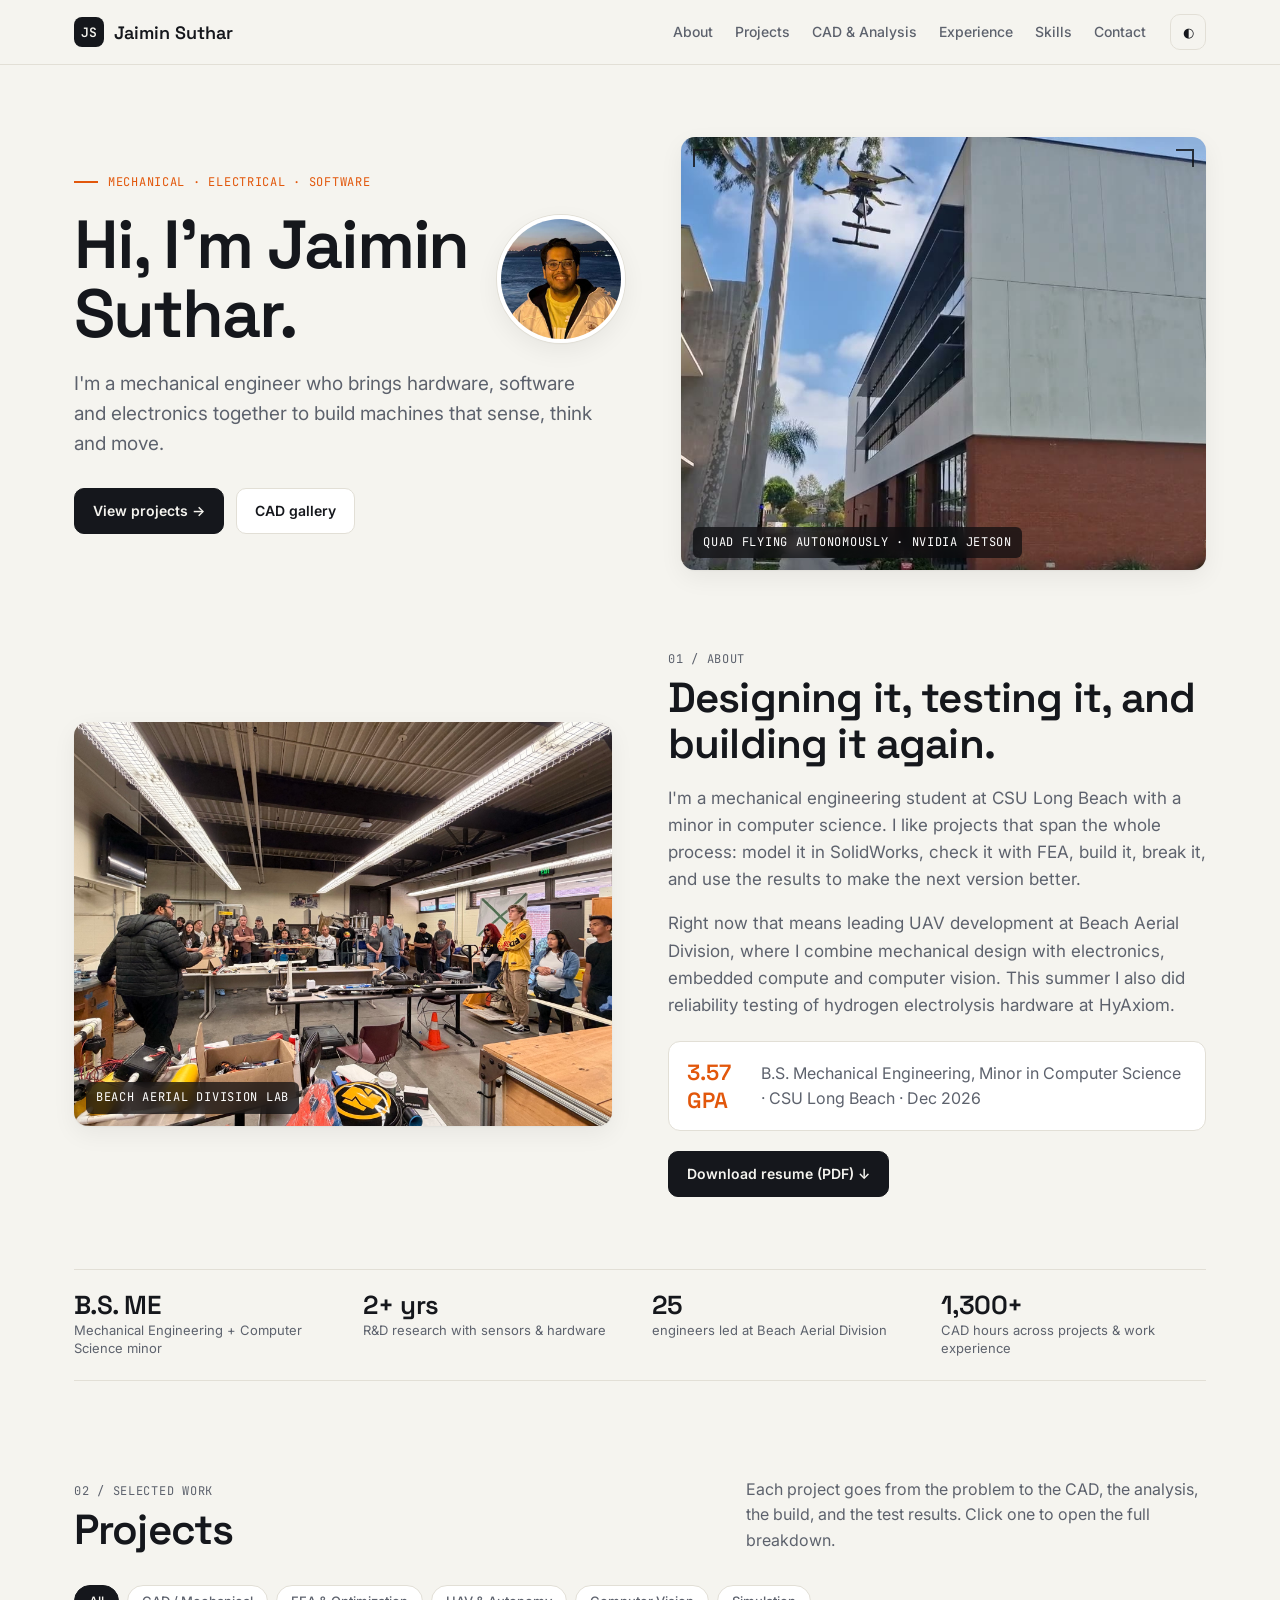
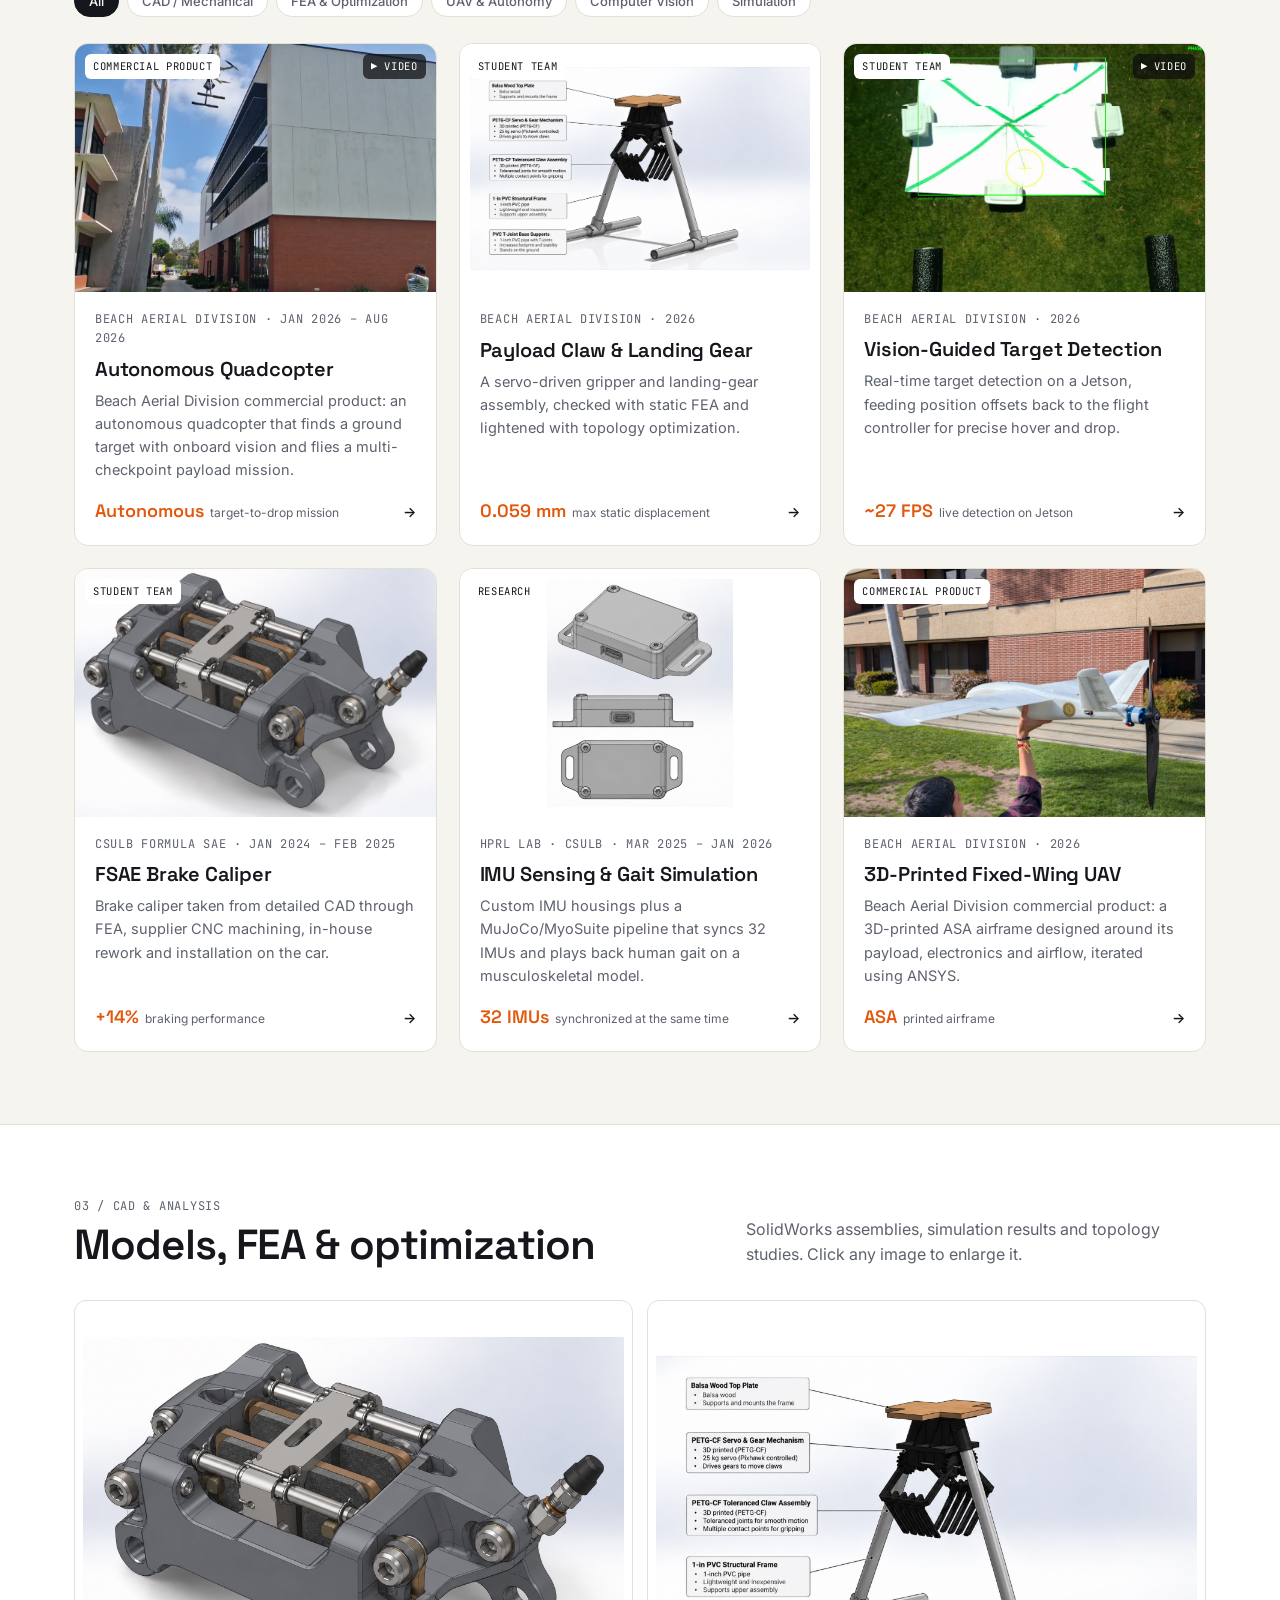
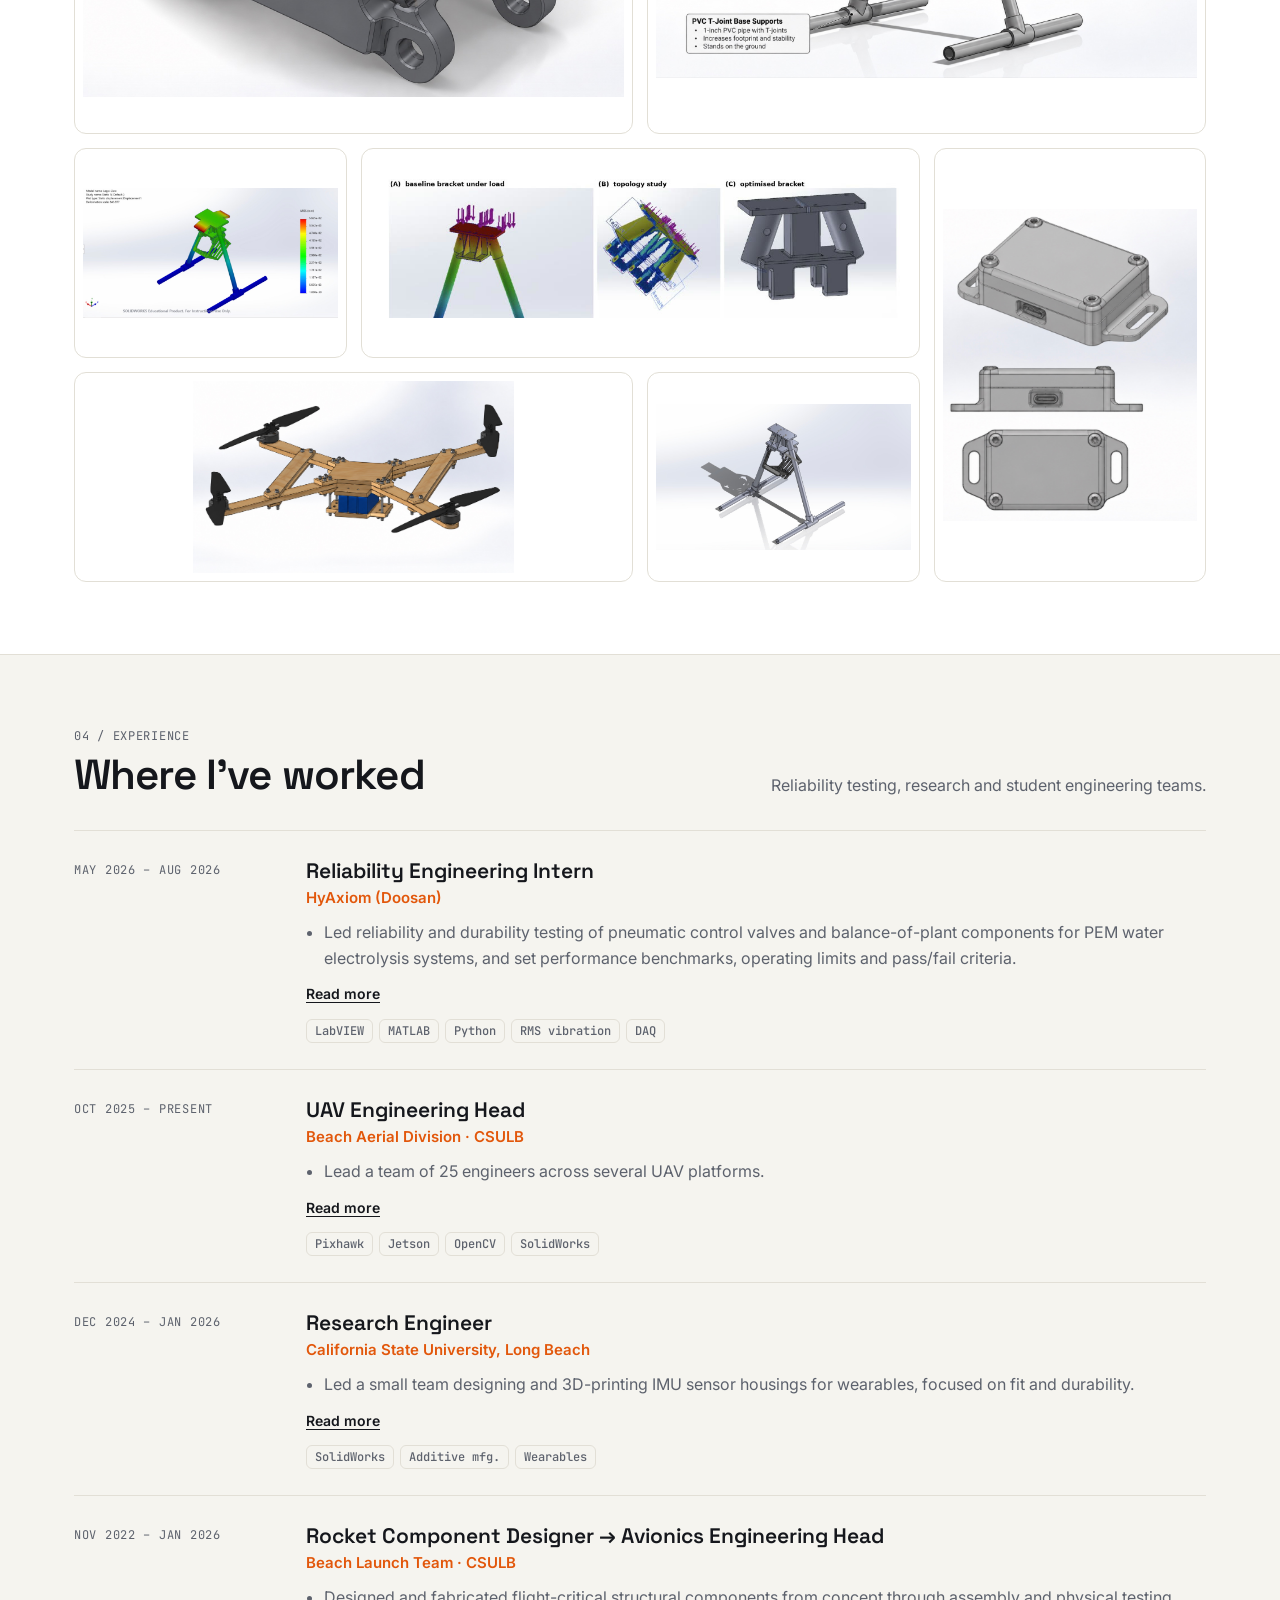
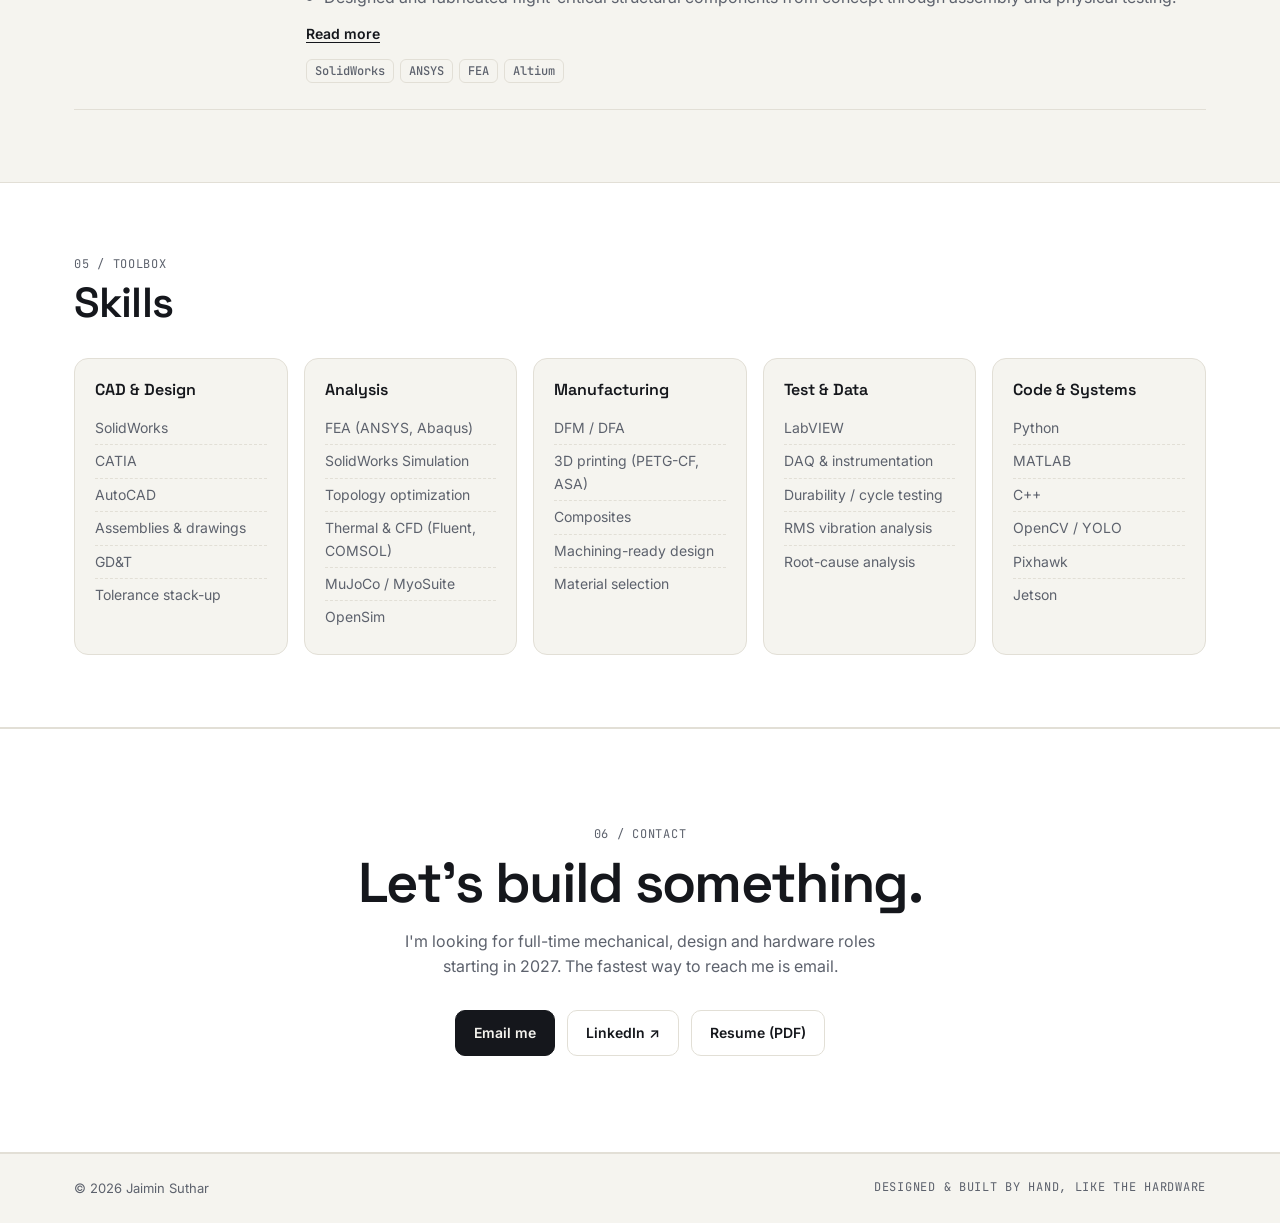
<file: index.html>
<!doctype html>
<html lang="en">
<head>
  <meta charset="utf-8" />
  <meta name="viewport" content="width=device-width, initial-scale=1" />
  <title>Jaimin Suthar · Mechanical Engineer</title>
  <meta name="description" content="Portfolio of Jaimin Suthar, a mechanical engineer combining hardware, software and electronics to build autonomous machines." />
  <meta property="og:type" content="website" />
  <meta property="og:site_name" content="Jaimin Suthar" />
  <meta property="og:title" content="Jaimin Suthar · Mechanical Engineer" />
  <meta property="og:description" content="Mechanical engineer bringing hardware, software and electronics together to build machines that sense, think and move." />
  <meta property="og:url" content="https://jaimin001607.github.io/Portfolio/" />
  <meta property="og:image" content="https://jaimin001607.github.io/Portfolio/assets/img/share-headshot.jpg" />
  <meta property="og:image:width" content="1000" />
  <meta property="og:image:height" content="1000" />
  <meta property="og:image:alt" content="Jaimin Suthar" />
  <meta name="twitter:card" content="summary" />
  <meta name="twitter:image" content="https://jaimin001607.github.io/Portfolio/assets/img/share-headshot.jpg" />
  <link rel="icon" href="data:image/svg+xml,<svg xmlns='http://www.w3.org/2000/svg' viewBox='0 0 32 32'><rect width='32' height='32' rx='8' fill='%2315171c'/><text x='16' y='21' font-family='monospace' font-size='13' font-weight='700' fill='%23f5f4ef' text-anchor='middle'>JS</text></svg>" />
  <link rel="preconnect" href="https://fonts.googleapis.com" />
  <link rel="preconnect" href="https://fonts.gstatic.com" crossorigin />
  <link href="https://fonts.googleapis.com/css2?family=Inter:wght@400;500;600&family=JetBrains+Mono:wght@500&family=Space+Grotesk:wght@500;600&display=swap" rel="stylesheet" />
  <link rel="stylesheet" href="assets/styles.css?v=16" />
</head>
<body>
  <nav class="nav">
    <div class="wrap">
      <a class="brand" href="#top"><span class="brand-mark">JS</span><span data-name></span></a>
      <div class="nav-links" id="navLinks">
        <a href="#about">About</a>
        <a href="#work">Projects</a>
        <a href="#gallery">CAD & Analysis</a>
        <a href="#experience">Experience</a>
        <a href="#skills">Skills</a>
        <a href="#contact">Contact</a>
      </div>
      <button class="icon-btn" id="themeBtn" aria-label="Toggle dark mode">◐</button>
      <button class="icon-btn menu-btn" id="menuBtn" aria-label="Open menu">☰</button>
    </div>
  </nav>

  <main id="top">
    <!-- HERO -->
    <header class="hero">
      <div class="wrap">
        <div>
          <div class="eyebrow mono">Mechanical · Electrical · Software</div>
          <div class="intro">
            <h1>Hi, I'm <span data-name></span>.</h1>
            <img class="avatar" src="assets/img/headshot.jpg" alt="Photo of Jaimin Suthar" width="400" height="400" />
          </div>
          <p class="lead" data-tagline></p>
          <div class="hero-cta">
            <a class="btn primary" href="#work">View projects →</a>
            <a class="btn" href="#gallery">CAD gallery</a>
          </div>
        </div>
        <div>
          <div class="figure">
            <video src="assets/video/quad-flight.mp4" poster="assets/img/quad-flight-poster.jpg" muted loop playsinline autoplay data-autoplay></video>
            <span class="crosshair tl"></span><span class="crosshair tr"></span>
            <span class="fig-tag mono">Quad flying autonomously · NVIDIA Jetson</span>
          </div>
        </div>
      </div>
    </header>

    <!-- ABOUT -->
    <section id="about" class="about-sec">
      <div class="wrap about">
        <div class="figure reveal"><img src="assets/img/lab-presentation.jpg" alt="Presenting UAV work in the Beach Aerial Division lab" /><span class="fig-tag mono">Beach Aerial Division lab</span></div>
        <div class="reveal">
          <div class="mono muted">01 / About</div>
          <h2 style="font: 600 clamp(30px,4vw,42px)/1.1 var(--display); letter-spacing:-.02em; margin:6px 0 16px">Designing it, testing it, and building it again.</h2>
          <p>I'm a mechanical engineering student at CSU Long Beach with a minor in computer science. I like projects that span the whole process: model it in SolidWorks, check it with FEA, build it, break it, and use the results to make the next version better.</p>
          <p>Right now that means leading UAV development at Beach Aerial Division, where I combine mechanical design with electronics, embedded compute and computer vision. This summer I also did reliability testing of hydrogen electrolysis hardware at HyAxiom.</p>
          <div class="edu"><b data-gpa></b><span class="muted" data-school></span></div>
          <div class="hero-cta" style="margin-top:20px"><a class="btn primary" data-resume target="_blank" rel="noopener">Download resume (PDF) ↓</a></div>
        </div>
      </div>
    </section>

    <!-- NUMBERS -->
    <section class="stats-sec">
      <div class="wrap"><div class="stats" id="stats"></div></div>
    </section>

    <!-- PROJECTS -->
    <section id="work">
      <div class="wrap">
        <div class="sec-head reveal">
          <div><div class="mono muted">02 / Selected work</div><h2>Projects</h2></div>
          <p>Each project goes from the problem to the CAD, the analysis, the build, and the test results. Click one to open the full breakdown.</p>
        </div>
        <div class="chips" id="chips" role="group" aria-label="Filter projects"></div>
        <div class="grid" id="projectGrid"></div>
      </div>
    </section>

    <!-- GALLERY -->
    <section id="gallery" class="alt">
      <div class="wrap">
        <div class="sec-head reveal">
          <div><div class="mono muted">03 / CAD & analysis</div><h2>Models, FEA & optimization</h2></div>
          <p>SolidWorks assemblies, simulation results and topology studies. Click any image to enlarge it.</p>
        </div>
        <div class="gallery" id="galleryGrid"></div>
      </div>
    </section>

    <!-- EXPERIENCE -->
    <section id="experience">
      <div class="wrap">
        <div class="sec-head reveal">
          <div><div class="mono muted">04 / Experience</div><h2>Where I've worked</h2></div>
          <p>Reliability testing, research and student engineering teams.</p>
        </div>
        <div class="timeline" id="timeline"></div>
      </div>
    </section>

    <!-- SKILLS -->
    <section id="skills" class="alt">
      <div class="wrap">
        <div class="sec-head reveal">
          <div><div class="mono muted">05 / Toolbox</div><h2>Skills</h2></div>
        </div>
        <div class="skills" id="skillGrid"></div>
      </div>
    </section>

    <!-- CONTACT -->
    <section id="contact" class="contact alt">
      <div class="wrap">
        <div class="mono muted">06 / Contact</div>
        <h2>Let's build something.</h2>
        <p>I'm looking for full-time mechanical, design and hardware roles starting in 2027. The fastest way to reach me is email.</p>
        <div class="hero-cta">
          <a class="btn primary" data-email>Email me</a>
          <a class="btn" data-linkedin target="_blank" rel="noopener">LinkedIn ↗</a>
          <a class="btn" data-resume target="_blank" rel="noopener">Resume (PDF)</a>
        </div>
      </div>
    </section>
  </main>

  <footer><div class="wrap"><span>© 2026 <span data-name></span></span><span class="mono">Designed & built by hand, like the hardware</span></div></footer>

  <div class="lightbox" id="lightbox" role="dialog" aria-modal="true" aria-label="Image viewer">
    <button class="lb-btn lb-close" aria-label="Close">✕</button>
    <button class="lb-btn lb-prev" aria-label="Previous">‹</button>
    <button class="lb-btn lb-next" aria-label="Next">›</button>
    <figure><img alt="" /><figcaption></figcaption></figure>
  </div>

  <script src="assets/data.js?v=16"></script>
  <script src="assets/main.js?v=16"></script>
</body>
</html>
</file>
<file: assets/styles.css>
:root {
  --bg: #f5f4ef;
  --surface: #ffffff;
  --ink: #15171c;
  --muted: #5d626d;
  --line: #e2dfd6;
  --accent: #e2570b;
  --accent-soft: #fbe7da;
  --media-bg: #eceae3;
  --shadow: 0 1px 2px rgba(20, 20, 20, .04), 0 8px 24px rgba(20, 20, 20, .06);
  --radius: 14px;
  --maxw: 1180px;
  --font: "Inter", system-ui, -apple-system, sans-serif;
  --display: "Space Grotesk", var(--font);
  --mono: "JetBrains Mono", ui-monospace, monospace;
  color-scheme: light;
}
@media (prefers-color-scheme: dark) {
  :root:not([data-theme="light"]) {
    --bg: #0e1013; --surface: #161920; --ink: #ecebe5; --muted: #9ba0aa; --line: #262a32;
    --accent: #ff7a2e; --accent-soft: #3a2113; --media-bg: #1c2027;
    --shadow: 0 1px 2px rgba(0,0,0,.3), 0 8px 24px rgba(0,0,0,.3); color-scheme: dark;
  }
}
:root[data-theme="dark"] {
  --bg: #0e1013; --surface: #161920; --ink: #ecebe5; --muted: #9ba0aa; --line: #262a32;
  --accent: #ff7a2e; --accent-soft: #3a2113; --media-bg: #1c2027;
  --shadow: 0 1px 2px rgba(0,0,0,.3), 0 8px 24px rgba(0,0,0,.3); color-scheme: dark;
}

* { box-sizing: border-box; }
html { scroll-behavior: smooth; scroll-padding-top: 76px; }
body { margin: 0; background: var(--bg); color: var(--ink); font: 16px/1.6 var(--font); -webkit-font-smoothing: antialiased; }
img, video { display: block; max-width: 100%; }
a { color: inherit; }
.wrap { max-width: var(--maxw); margin: 0 auto; padding: 0 24px; }
.mono { font-family: var(--mono); font-size: 12px; letter-spacing: .06em; text-transform: uppercase; }
.muted { color: var(--muted); }

/* ---------- nav ---------- */
.nav { position: sticky; top: 0; z-index: 50; background: color-mix(in srgb, var(--bg) 85%, transparent); backdrop-filter: blur(12px); border-bottom: 1px solid var(--line); }
.nav .wrap { display: flex; align-items: center; gap: 24px; height: 64px; }
.brand { font: 600 18px var(--display); text-decoration: none; display: flex; align-items: center; gap: 10px; }
.brand-mark { width: 30px; height: 30px; border-radius: 8px; background: var(--ink); color: var(--bg); display: grid; place-items: center; font: 600 13px var(--mono); }
.nav-links { display: flex; gap: 22px; margin-left: auto; }
.nav-links a { text-decoration: none; color: var(--muted); font-size: 14px; font-weight: 500; }
.nav-links a:hover { color: var(--ink); }
.icon-btn { background: none; border: 1px solid var(--line); color: var(--ink); width: 36px; height: 36px; border-radius: 10px; cursor: pointer; display: grid; place-items: center; }
.menu-btn { display: none; }
.btn { display: inline-flex; align-items: center; gap: 8px; padding: 11px 18px; border-radius: 10px; font-weight: 600; font-size: 14px; text-decoration: none; border: 1px solid var(--line); background: var(--surface); transition: transform .15s, border-color .15s; }
.btn:hover { transform: translateY(-1px); border-color: var(--ink); }
.btn.primary { background: var(--ink); color: var(--bg); border-color: var(--ink); }
.btn.small { padding: 8px 14px; font-size: 13px; }

/* ---------- hero ---------- */
.hero { padding: 72px 0 56px; }
.hero .wrap { display: grid; grid-template-columns: 1.05fr 1fr; gap: 56px; align-items: center; }
.eyebrow { color: var(--accent); margin-bottom: 18px; display: flex; align-items: center; gap: 10px; }
.eyebrow::before { content: ""; width: 24px; height: 2px; background: var(--accent); }
h1 { font: 600 clamp(40px, 6vw, 68px)/1.02 var(--display); letter-spacing: -.03em; margin: 0 0 20px; }
.hero p.lead { font-size: 19px; color: var(--muted); max-width: 520px; margin: 0 0 28px; }
.intro { display: flex; align-items: center; justify-content: space-between; gap: 24px; margin-bottom: 20px; }
.intro h1 { margin: 0; }
.avatar { flex: none; width: 128px; height: 128px; border-radius: 50%; object-fit: cover; border: 4px solid var(--surface); box-shadow: 0 0 0 1px var(--line), var(--shadow); }
.hero-cta { display: flex; gap: 12px; flex-wrap: wrap; }
.stats-sec { padding: 0 0 24px; }
.about-sec { padding-top: 24px; }
.stats { display: grid; grid-template-columns: repeat(4, 1fr); gap: 24px; border-top: 1px solid var(--line); border-bottom: 1px solid var(--line); padding-bottom: 22px; }
.stat { padding: 18px 16px 0 0; }
.stat b { display: block; font: 600 26px var(--display); letter-spacing: -.02em; }
.stat span { font-size: 13px; color: var(--muted); line-height: 1.35; display: block; }

.figure { position: relative; border-radius: var(--radius); overflow: hidden; background: var(--media-bg); box-shadow: var(--shadow); }
.figure video, .figure img { width: 100%; height: 100%; object-fit: cover; }
.hero .figure { aspect-ratio: 4 / 3.3; }
.fig-tag { position: absolute; left: 12px; bottom: 12px; background: rgba(12,12,14,.72); color: #fff; padding: 6px 10px; border-radius: 6px; backdrop-filter: blur(6px); }
.crosshair { position: absolute; width: 18px; height: 18px; border-color: #fff; opacity: .85; }
.crosshair.tl { top: 12px; left: 12px; border-top: 2px solid; border-left: 2px solid; }
.crosshair.tr { top: 12px; right: 12px; border-top: 2px solid; border-right: 2px solid; }
.hero-sub { display: grid; grid-template-columns: 1fr 1fr; gap: 14px; margin-top: 14px; }
.hero-sub .figure { aspect-ratio: 16 / 10; }

/* ---------- sections ---------- */
section { padding: 72px 0; }
.sec-head { display: flex; align-items: end; justify-content: space-between; gap: 24px; margin-bottom: 32px; flex-wrap: wrap; }
.sec-head h2 { font: 600 clamp(30px, 4vw, 42px)/1.1 var(--display); letter-spacing: -.02em; margin: 6px 0 0; }
.sec-head p { color: var(--muted); max-width: 460px; margin: 0; }
.alt { background: var(--surface); border-top: 1px solid var(--line); border-bottom: 1px solid var(--line); }

/* filter chips */
.chips { display: flex; gap: 8px; flex-wrap: wrap; margin-bottom: 26px; }
.chip { border: 1px solid var(--line); background: var(--surface); color: var(--muted); padding: 7px 14px; border-radius: 99px; font: 500 13px var(--font); cursor: pointer; }
.chip[aria-pressed="true"] { background: var(--ink); color: var(--bg); border-color: var(--ink); }

/* project cards */
.grid { display: grid; grid-template-columns: repeat(3, 1fr); gap: 22px; }
.card { background: var(--surface); border: 1px solid var(--line); border-radius: var(--radius); overflow: hidden; text-decoration: none; display: flex; flex-direction: column; transition: transform .2s, box-shadow .2s; }
.card:hover { transform: translateY(-3px); box-shadow: var(--shadow); }
.card .thumb { aspect-ratio: 16 / 11; background: var(--media-bg); overflow: hidden; position: relative; }
.card .thumb img, .card .thumb video { width: 100%; height: 100%; object-fit: cover; transition: transform .5s; }
.card .thumb.contain { background: #fff; }
.card .thumb.contain img { object-fit: contain; padding: 10px; }
.card:hover .thumb img { transform: scale(1.04); }
.card .badge { position: absolute; top: 10px; left: 10px; background: var(--surface); color: var(--ink); padding: 4px 8px; border-radius: 6px; font-size: 10.5px; }
.card .play { position: absolute; top: 10px; right: 10px; background: rgba(12,12,14,.7); color: #fff; padding: 4px 8px; border-radius: 6px; font-size: 10.5px; }
.card .body { padding: 18px 20px 20px; display: flex; flex-direction: column; gap: 8px; flex: 1; }
.card h3 { font: 600 20px/1.2 var(--display); margin: 0; letter-spacing: -.01em; }
.card p { margin: 0; color: var(--muted); font-size: 14.5px; }
.card .meta { color: var(--muted); }
.card .foot { margin-top: auto; padding-top: 10px; display: flex; justify-content: space-between; align-items: center; }
.card .kpi b { font: 600 18px var(--display); color: var(--accent); }
.card .kpi span { font-size: 12px; color: var(--muted); margin-left: 6px; }
.arrow { font-weight: 600; font-size: 14px; }
.card.hidden { display: none; }

/* gallery */
.gallery { display: grid; grid-template-columns: repeat(4, 1fr); grid-auto-rows: 210px; gap: 14px; grid-auto-flow: dense; }
.gallery button { all: unset; cursor: zoom-in; position: relative; border-radius: 12px; overflow: hidden; background: var(--media-bg); border: 1px solid var(--line); }
.gallery button:focus-visible { outline: 2px solid var(--accent); outline-offset: 2px; }
.gallery button { background: #fff; }
.gallery img { width: 100%; height: 100%; object-fit: contain; padding: 8px; transition: transform .5s; }
.gallery button:hover img { transform: scale(1.04); }
.gallery .wide { grid-column: span 2; grid-row: span 2; }
.gallery .tall { grid-row: span 2; }
.gallery .long { grid-column: span 2; }
.gallery .cap { position: absolute; left: 0; right: 0; bottom: 0; padding: 26px 12px 10px; background: linear-gradient(transparent, rgba(0,0,0,.65)); color: #fff; font-size: 13px; opacity: 0; transition: opacity .2s; }
.gallery button:hover .cap, .gallery button:focus-visible .cap { opacity: 1; }

/* lightbox */
.lightbox { position: fixed; inset: 0; background: rgba(8,9,11,.92); z-index: 100; display: none; place-items: center; padding: 24px; }
.lightbox.open { display: grid; }
.lightbox figure { margin: 0; max-width: min(1200px, 100%); }
.lightbox img { max-height: 80vh; margin: 0 auto; border-radius: 10px; background: #fff; }
.lightbox figcaption { color: #ddd; text-align: center; margin-top: 14px; font-size: 14px; }
.lightbox figcaption a { color: #ff9a5c; margin-left: 10px; }
.lb-btn { position: absolute; background: rgba(255,255,255,.1); color: #fff; border: 0; width: 44px; height: 44px; border-radius: 50%; font-size: 20px; cursor: pointer; }
.lb-close { top: 18px; right: 18px; }
.lb-prev { left: 18px; top: 50%; }
.lb-next { right: 18px; top: 50%; }

/* experience timeline */
.timeline { position: relative; }
.job { display: grid; grid-template-columns: 200px 1fr; gap: 32px; padding: 26px 0; border-top: 1px solid var(--line); }
.job:last-child { border-bottom: 1px solid var(--line); }
.job .when { color: var(--muted); padding-top: 4px; }
.job h3 { font: 600 21px var(--display); margin: 0; }
.job .co { color: var(--accent); font-weight: 600; font-size: 15px; margin: 2px 0 10px; }
.job ul { margin: 0; padding-left: 18px; color: var(--muted); }
.job li { margin-bottom: 6px; }
.job li:nth-child(n+2) { display: none; }
.job.open li { display: list-item; }
.more { background: none; border: 0; padding: 0; color: var(--ink); font: 600 14px var(--font); cursor: pointer; margin-top: 8px; text-decoration: underline; text-underline-offset: 3px; }
.tags { display: flex; flex-wrap: wrap; gap: 6px; margin-top: 12px; }
.tag { font: 500 12px var(--mono); color: var(--muted); background: var(--bg); border: 1px solid var(--line); padding: 3px 8px; border-radius: 6px; }

/* skills */
.skills { display: grid; grid-template-columns: repeat(5, 1fr); gap: 16px; }
.skill { background: var(--bg); border: 1px solid var(--line); border-radius: var(--radius); padding: 20px; }
.skill h3 { font: 600 16px var(--display); margin: 0 0 12px; }
.skill ul { list-style: none; margin: 0; padding: 0; font-size: 14px; color: var(--muted); }
.skill li { padding: 5px 0; border-top: 1px dashed var(--line); }
.skill li:first-child { border-top: 0; }

/* about */
.about { display: grid; grid-template-columns: 1fr 1fr; gap: 56px; align-items: center; }
.about .figure { aspect-ratio: 4 / 3; }
.about p { color: var(--muted); font-size: 17px; }
.edu { margin-top: 22px; padding: 16px 18px; background: var(--surface); border: 1px solid var(--line); border-radius: 12px; display: flex; gap: 14px; align-items: center; }
.edu b { font: 600 22px var(--display); color: var(--accent); }

/* contact */
.contact { text-align: center; padding: 96px 0; }
.contact h2 { font: 600 clamp(34px, 5vw, 56px)/1.05 var(--display); letter-spacing: -.03em; margin: 10px 0 16px; }
.contact p { color: var(--muted); margin: 0 auto 30px; max-width: 520px; }
.contact .hero-cta { justify-content: center; }
footer { border-top: 1px solid var(--line); padding: 24px 0; color: var(--muted); font-size: 13px; }
footer .wrap { display: flex; justify-content: space-between; gap: 12px; flex-wrap: wrap; }

/* ---------- project page ---------- */
.p-hero { padding-top: 48px; padding-bottom: 32px; }
.back { text-decoration: none; color: var(--muted); font-size: 14px; display: inline-block; margin-bottom: 22px; }
.back:hover { color: var(--ink); }
.p-hero h1 { font-size: clamp(36px, 5vw, 58px); }
.p-meta { display: flex; gap: 10px 24px; flex-wrap: wrap; color: var(--muted); margin-bottom: 30px; }
.p-cover { aspect-ratio: 16 / 8.5; }
.p-cover img, .p-cover video { object-fit: contain; }
.p-facts { display: grid; grid-template-columns: 1fr 1fr 1fr; gap: 16px; margin: 36px 0 12px; }
.fact { background: var(--surface); border: 1px solid var(--line); border-radius: var(--radius); padding: 20px 22px; }
.fact h3 { margin: 0 0 8px; color: var(--accent); }
.fact p { margin: 0; color: var(--muted); font-size: 15px; }
.fact b { display: block; font: 600 30px var(--display); letter-spacing: -.02em; }
.p-sec { padding: 44px 0 8px; display: grid; grid-template-columns: 280px 1fr; gap: 40px; border-top: 1px solid var(--line); margin-top: 32px; }
.p-sec h2 { font: 600 26px var(--display); margin: 6px 0 12px; }
.p-sec .txt p { color: var(--muted); }
.p-media { display: grid; gap: 18px; }
.p-media figure { margin: 0; }
.p-media .figure img, .p-media .figure video { object-fit: contain; max-height: 640px; background: var(--media-bg); }
.p-media figcaption { font-size: 13.5px; color: var(--muted); margin-top: 10px; display: flex; gap: 10px; }
.p-media figcaption .mono { color: var(--accent); white-space: nowrap; }
.next-proj { margin: 64px 0 32px; display: flex; justify-content: space-between; gap: 16px; flex-wrap: wrap; }

/* reveal on scroll */
.reveal { opacity: 0; transform: translateY(16px); transition: opacity .6s, transform .6s; }
.reveal.in { opacity: 1; transform: none; }
@media (prefers-reduced-motion: reduce) { .reveal { opacity: 1; transform: none; transition: none; } html { scroll-behavior: auto; } }

/* ---------- responsive ---------- */
@media (max-width: 980px) {
  .hero .wrap, .about { grid-template-columns: 1fr; gap: 36px; }
  .grid { grid-template-columns: 1fr 1fr; }
  .skills { grid-template-columns: 1fr 1fr; }
  .gallery { grid-template-columns: repeat(2, 1fr); grid-auto-rows: 180px; }
  .p-sec { grid-template-columns: 1fr; gap: 16px; }
}
@media (max-width: 720px) {
  .wrap { padding: 0 16px; }
  .nav-links { display: none; position: absolute; top: 64px; left: 0; right: 0; flex-direction: column; gap: 0; background: var(--bg); border-bottom: 1px solid var(--line); padding: 8px 16px; }
  .nav-links.open { display: flex; }
  .nav-links a { padding: 12px 0; font-size: 16px; }
  #themeBtn { margin-left: auto; }
  .menu-btn { display: grid; }
  .nav .btn { display: none; }
  .hero { padding: 40px 0; }
  .intro { flex-direction: column-reverse; align-items: flex-start; gap: 20px; }
  .avatar { width: 96px; height: 96px; }
  .stats { grid-template-columns: 1fr 1fr; }
  .grid, .skills, .p-facts { grid-template-columns: 1fr; }
  .gallery .wide { grid-column: span 2; grid-row: span 1; }
  .job { grid-template-columns: 1fr; gap: 6px; }
  section { padding: 56px 0; }
  .lb-prev, .lb-next { top: auto; bottom: 18px; }
}
</file>
